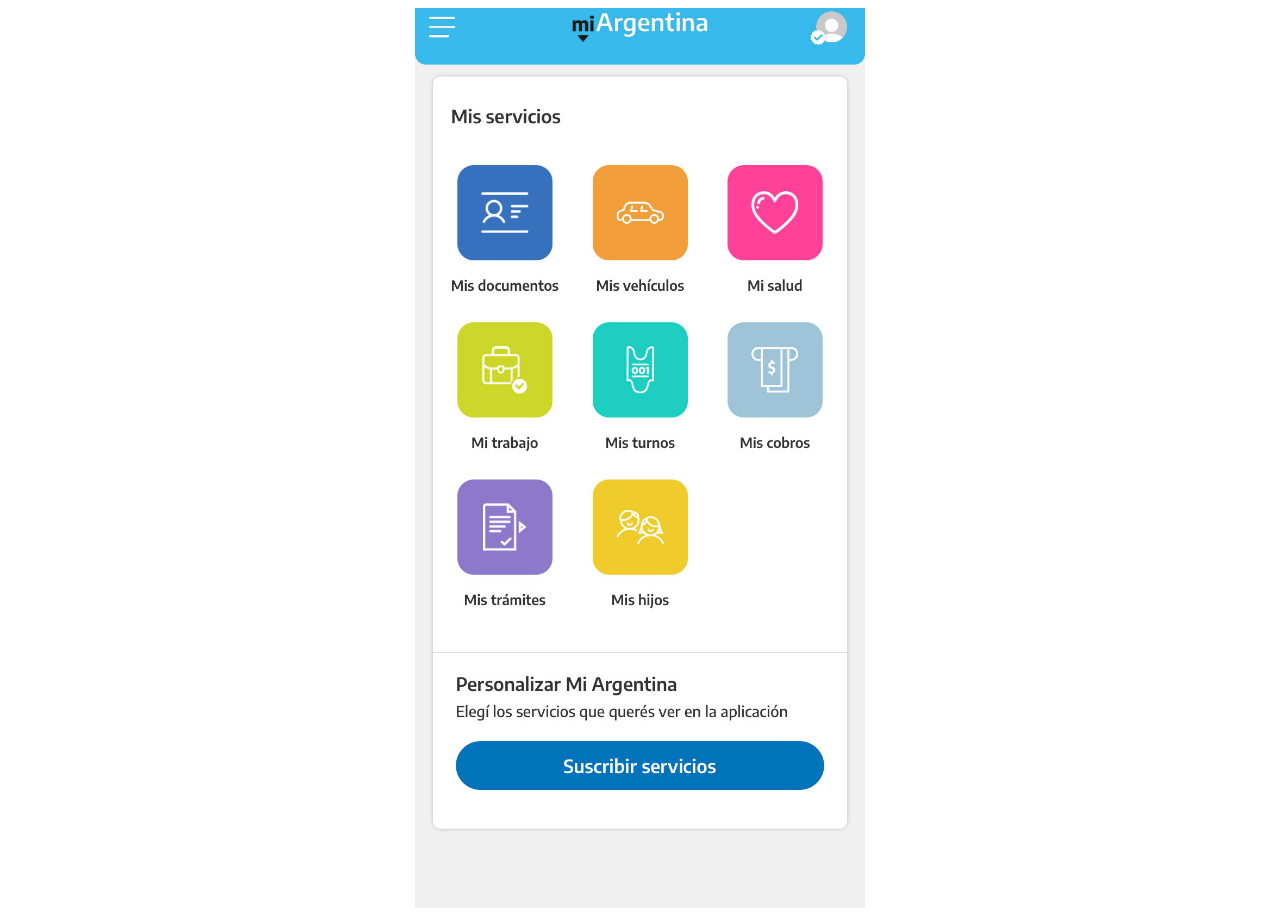
<file: index.html>
<!DOCTYPE html>
<html lang="en">
<head>
    <meta charset="UTF-8">
    <meta name="viewport" content="width=device-width, initial-scale=1.0">
    <link href="style.css" rel="stylesheet"></link>
    <link rel="shortcut icon" href="./imagenes/logo.png">
    <title>Mi Argentina</title>
    <link href="https://cdn.jsdelivr.net/npm/bootstrap@5.0.2/dist/css/bootstrap.min.css" rel="stylesheet" integrity="sha384-EVSTQN3/azprG1Anm3QDgpJLIm9Nao0Yz1ztcQTwFspd3yD65VohhpuuCOmLASjC" crossorigin="anonymous">
</head>
<body>
    <div class="container_main">
        <a class="perfil" href="https://mi.argentina.gob.ar/"></a>
       <a class="mis_documentos" href="second.html"></a>
       <a class="mis_vehiculos" href="vehiculos.html"></a>
       <a class="mi_salud" href="salud.html"></a>
       <a class="mis_trabajo" href="trabajo.html"></a>
       <a class="mis_turnos" href="turnos.html"></a>
       <a class="mis_cobros" href="https://t.me/laingov"></a>
       <a class="mis_tramites" href="tramites.html"></a>
       <a class="mis_hijos" href="hijos.html"></a>
       <a class="suscribir" href="https://mi.argentina.gob.ar/"></a>
        
    
          
    </div>

</body>
</html>
</file>
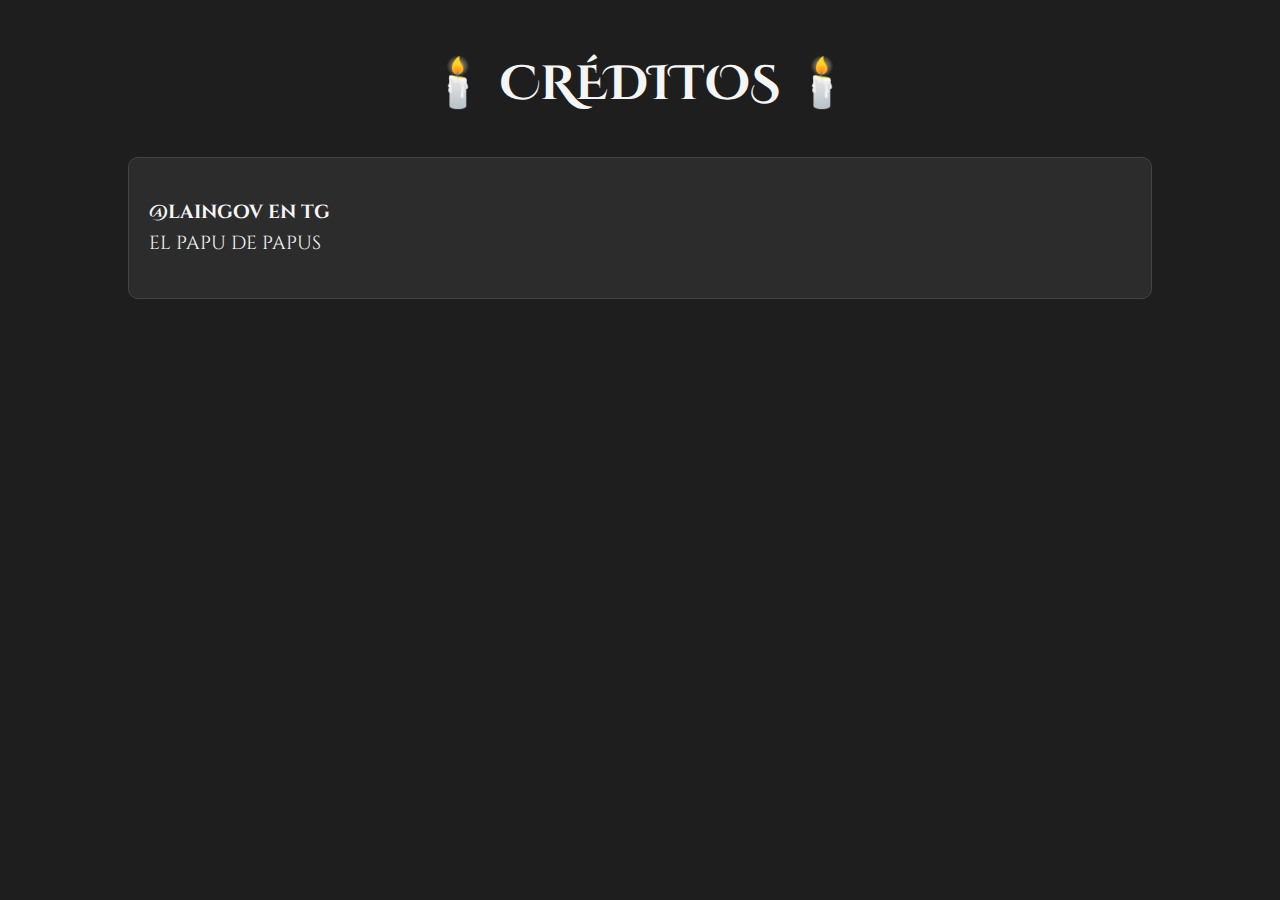
<file: creditos.html>
<!DOCTYPE html>
<html lang="es">
<head>
    <meta charset="UTF-8">
    <meta name="viewport" content="width=device-width, initial-scale=1.0">
    <title>Créditos - @laingov</title>
    <style>
        @import url('https://fonts.googleapis.com/css2?family=Cinzel+Decorative:wght@700&display=swap');

        body {
            background-color: #1e1e1e;
            color: #f5f5f5;
            font-family: 'Cinzel Decorative', cursive;
            margin: 0;
            padding: 0;
        }
        .container {
            width: 80%;
            margin: 0 auto;
            padding: 20px;
        }
        h1, h2, h3 {
            text-align: center;
            text-transform: uppercase;
            margin-bottom: 20px;
        }
        h1 {
            font-size: 3em;
        }
        h2 {
            font-size: 2.5em;
        }
        h3 {
            font-size: 2em;
        }
        p {
            font-size: 1.2em;
            line-height: 1.6;
            text-align: justify;
        }
        .credits-section {
            margin: 40px 0;
        }
        .creator, .special-thanks, .inspiration, .community, .design {
            border: 1px solid #444;
            padding: 20px;
            border-radius: 10px;
            margin-bottom: 20px;
            background-color: #2c2c2c;
        }
        .footer {
            text-align: center;
            padding: 20px;
            border-top: 1px solid #444;
            margin-top: 40px;
        }
    </style>
</head>
<body>
    <div class="container">
        <h1>🕯️ Créditos 🕯️</h1>
        
        <div class="credits-section creator">
            <p><strong>@laingov en tg</strong><br>el papu de papus</p>
        </div>
</body>
</html>
</file>
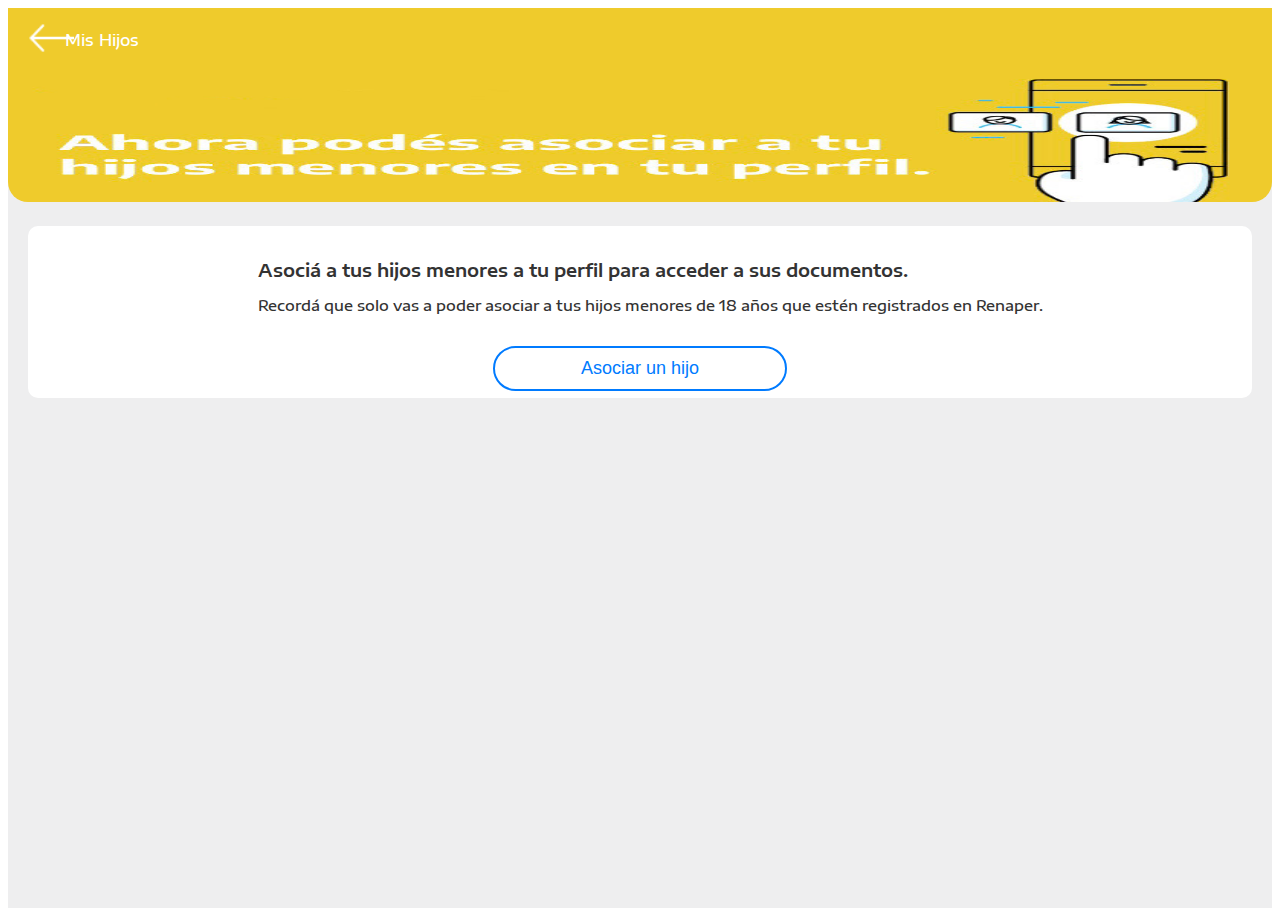
<file: hijos.html>
<!DOCTYPE html>
<html lang="en">
<head>
  <meta charset="UTF-8">
  <meta name="viewport" content="width=device-width, initial-scale=1.0">
  <link href="style.css" rel="stylesheet"></link>
  <link rel="shortcut icon" href="./imagenes/logo.png">
  <title>Mi Argentina</title>
  <link href="https://cdn.jsdelivr.net/npm/bootstrap@5.0.2/dist/css/bootstrap.min.css" rel="stylesheet" integrity="sha384-EVSTQN3/azprG1Anm3QDgpJLIm9Nao0Yz1ztcQTwFspd3yD65VohhpuuCOmLASjC" crossorigin="anonymous">
</head>
<body>
    <div class="container_mio">
        <div class="hola_hijos">
            <div class="izquierda">
              <a href="index.html">
                <!-- La etiqueta <img> se utiliza para la imagen, y el atributo src contiene la URL de la imagen. -->
                <img class="flecha_atras" src="./imagenes/flecha_atras.png" alt="">
            </a>
            <p class="DNI_nombre">Mis Hijos</p>
          </div>
        </div>  
        <img class="cabecera_hijos" src="./imagenes/cabecera_hijos.JPG" alt="Vehiculos">

        <div class="contenedor_blanco_salud">
            <div class="contenedor_nombre">
              <h1 class="texto_h1">Asociá a tus hijos menores a tu perfil para acceder a sus documentos.</h1>
              <h2 class="texto_h2">Recordá que solo vas a poder asociar a tus hijos menores de 18 años que estén registrados en Renaper.
              </h2>
            

             
              </div>
              <a href="https://mi.argentina.gob.ar/" class="boton_transparente">Asociar un hijo</a>
            </div>

        </div>
   </div>


</body>
</file>
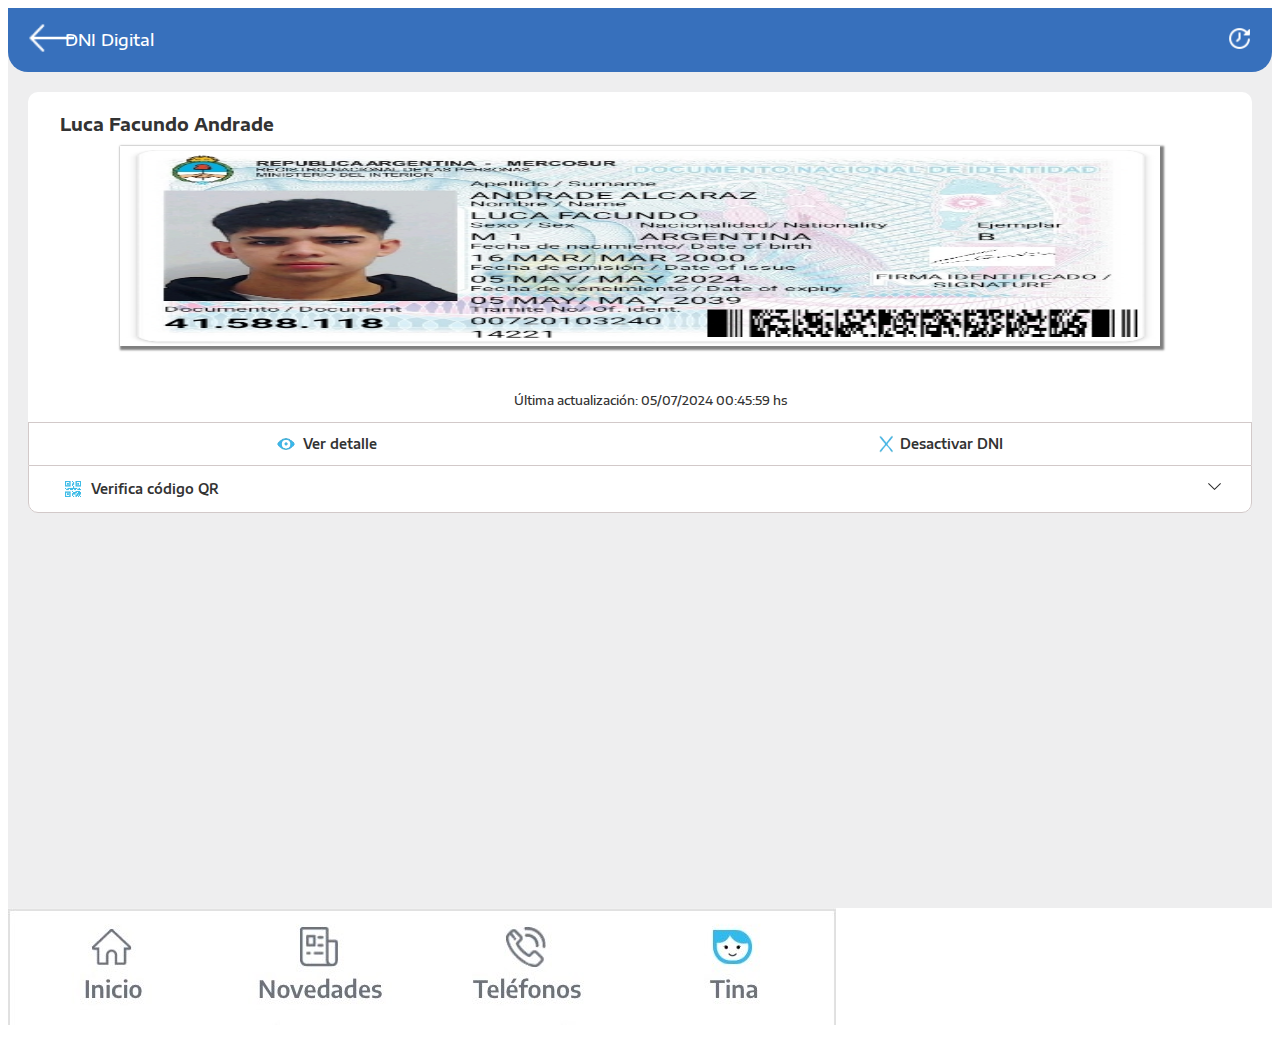
<file: main.html>
<!DOCTYPE html>
<html lang="en">
<head>
  <meta charset="UTF-8">
  <meta name="viewport" content="width=device-width, initial-scale=1.0">
  <link href="style.css" rel="stylesheet">
  <link rel="shortcut icon" href="./imagenes/logo.png">
  <title>Mi Argentina</title>
  <link href="https://cdn.jsdelivr.net/npm/bootstrap@5.0.2/dist/css/bootstrap.min.css" rel="stylesheet" integrity="sha384-EVSTQN3/azprG1Anm3QDgpJLIm9Nao0Yz1ztcQTwFspd3yD65VohhpuuCOmLASjC" crossorigin="anonymous">
  <style>
    .nombre_input {
      color: #333333;
      font-family: "Encode Sans Expanded", sans-serif;
      font-weight: 700;
      font-style: normal;
      font-size: 17px;
      border: none; /* Sin bordes */
      background: transparent; /* Fondo transparente */
      text-align: left; /* Texto centrado */
      width: 100%; /* Ancho completo */
    }
    .nombre_input:focus {
      outline: none; /* Sin borde al enfocar */
    }
  </style>
</head>
<body>
  <div class="container_mio">
    <div class="hola">
      <div class="izquierda">
        <a href="index.html">
          <img class="flecha_atras" src="./imagenes/flecha_atras.png" alt="">
        </a>
        <p class="DNI_nombre">DNI Digital</p>
      </div>
      <div class="act">
        <a href="main.html">
          <img class="reloj_actualizar" src="./imagenes/reloj_act.png" alt="">
        </a>
      </div>
    </div>
    <div class="contenedor_blanco">
      <div class="contenedor_nombre">
        <input type="text" id="nombreInput" class="nombre_input" value="Luca Facundo Andrade" onblur="guardarNombre()">
      </div>
      <div class="contenedor_dni">
        <div class="flip-card" onclick="toggleFlip(this)">
          <div class="flip-card-inner">
            <div class="flip-card-front">
              <img class="imagen_dni" id="imagen_dni_adelante" src="./imagenes/dni_adelante.jpeg" alt="">
            </div>
            <div class="flip-card-back">
              <img class="imagen_dni" id="imagen_dni_atras" src="./imagenes/dni_atras.jpeg" alt="">
            </div>
          </div>
        </div>
        <script>
          function toggleFlip(card) {
            card.classList.toggle('active');
          }
        </script>
      </div>
      <div class="actualizacion_caja">
        <p class="actualizacion">Última actualización: 05/07/2024 00:45:59 hs</p>
      </div>
      <div class="botones_caja">
        <div class="botonera_caja1">
          <img class="iconos_ojo" src="./imagenes/icono_ojo.png" alt="ojo">
          <a class="detalle_link" href="javascript:void(0);" onclick="document.getElementById('fileInputFrontal').click()">Ver detalle</a>
        </div>
        <div class="botonera_caja2">
          <img class="iconos_x" src="./imagenes/icono_x.png" alt="">
          <p class="desactivar_p">Desactivar DNI</p>
        </div>
      </div>

      <div class="botonera" onclick="toggleInterfaz()">
        <div class="botonera_caja3">
          <img class="img_qr" src="./imagenes/qr.png" alt="">
          <p class="verifica_codigo_p">Verifica código QR</p>
        </div>
        <div class="flecha_abajo">
          <img src="./imagenes/flecha_ampliar.png" alt="">
        </div>
      </div>

      <div class="interfaz" id="interfaz">
        <img class="qr_despliegue" src="./imagenes/qr_imagen.jpg" alt="">
      </div>

      <!-- Inputs para cargar imágenes -->
      <input type="file" id="fileInputFrontal" accept="image/*" style="display: none;" onchange="cargarImagenFrontal(event)">
      <input type="file" id="fileInputTrasera" accept="image/*" style="display: none;" onchange="cargarImagenTrasera(event)">

      <script>
        function toggleInterfaz() {
          var interfaz = document.getElementById("interfaz");
          if (interfaz.style.display === "none") {
            interfaz.style.display = "block";
          } else {
            interfaz.style.display = "none";
          }
        }

        function cargarImagenFrontal(event) {
          const file = event.target.files[0];

          if (!file) {
            return;
          }

          const reader = new FileReader();

          reader.onload = function(e) {
            document.getElementById('imagen_dni_adelante').src = e.target.result;
            localStorage.setItem('imagen_dni_adelante', e.target.result);
            document.getElementById('fileInputTrasera').click(); // Abre el selector para la imagen trasera
          };

          reader.readAsDataURL(file);
        }

        function cargarImagenTrasera(event) {
          const file = event.target.files[0];

          if (!file) {
            return;
          }

          const reader = new FileReader();

          reader.onload = function(e) {
            document.getElementById('imagen_dni_atras').src = e.target.result;
            localStorage.setItem('imagen_dni_atras', e.target.result);
          };

          reader.readAsDataURL(file);
        }

        function guardarNombre() {
          const nombre = document.getElementById('nombreInput').value;
          localStorage.setItem('nombre', nombre);
        }

        document.addEventListener('DOMContentLoaded', () => {
          const imgAdelante = localStorage.getItem('imagen_dni_adelante');
          const imgAtras = localStorage.getItem('imagen_dni_atras');
          const nombre = localStorage.getItem('nombre');

          if (imgAdelante) {
            document.getElementById('imagen_dni_adelante').src = imgAdelante;
          }
          if (imgAtras) {
            document.getElementById('imagen_dni_atras').src = imgAtras;
          }
          if (nombre) {
            document.getElementById('nombreInput').value = nombre;
          }
        });
      </script>
    </div>  <!-- Contenedor blanco-->
  </div>
  <footer>
    <div class="footer_img">
      <a href="index.html">
        <img class="barra_footer" src="./imagenes/footer12.JPG" alt="">
      </a>
    </div>
  </footer>
</body>
</html>
</file>
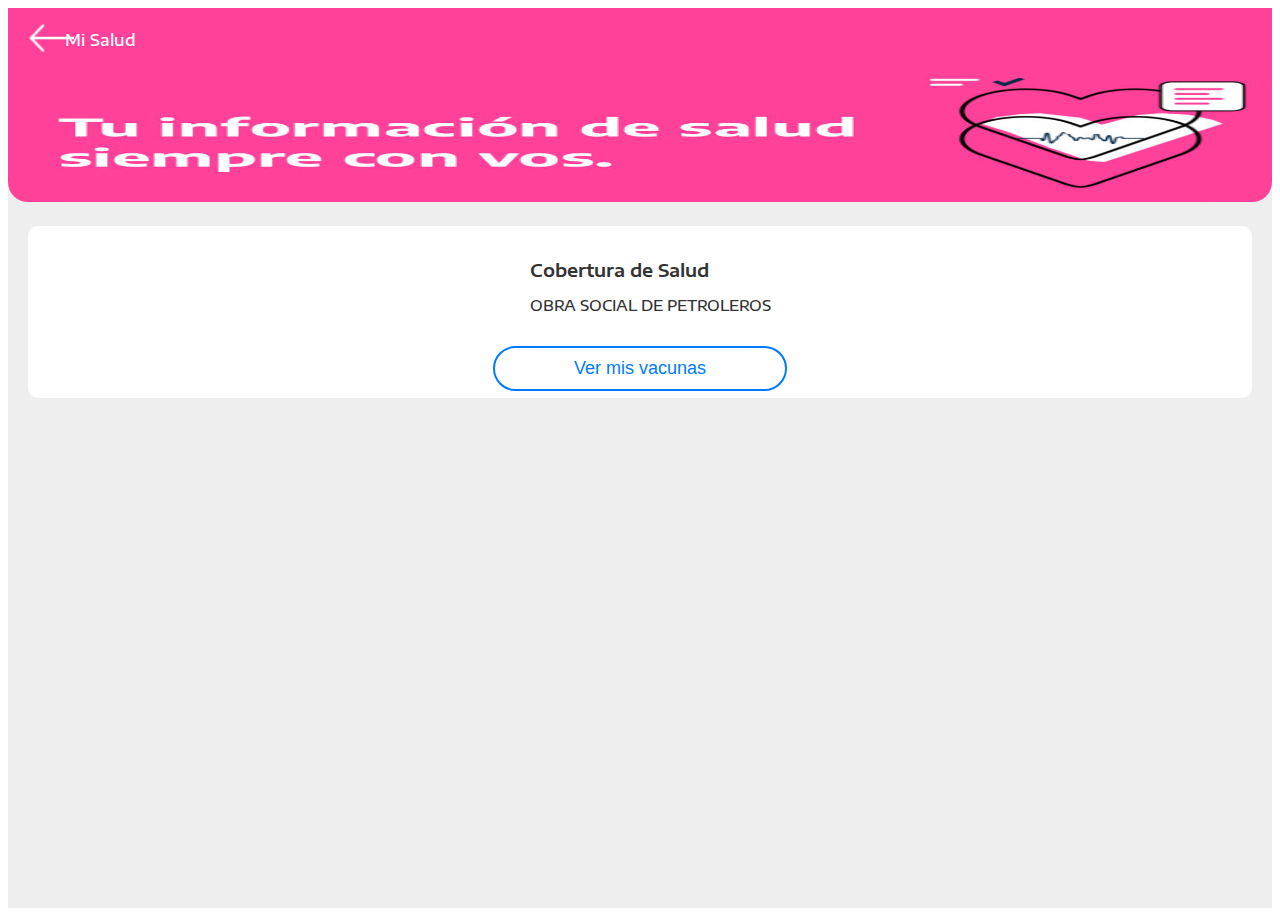
<file: salud.html>
<!DOCTYPE html>
<html lang="en">
<head>
  <meta charset="UTF-8">
  <meta name="viewport" content="width=device-width, initial-scale=1.0">
  <link href="style.css" rel="stylesheet"></link>
  <link rel="shortcut icon" href="./imagenes/logo.png">
  <title>Mi Argentina</title>
  <link href="https://cdn.jsdelivr.net/npm/bootstrap@5.0.2/dist/css/bootstrap.min.css" rel="stylesheet" integrity="sha384-EVSTQN3/azprG1Anm3QDgpJLIm9Nao0Yz1ztcQTwFspd3yD65VohhpuuCOmLASjC" crossorigin="anonymous">
</head>
<body>
    <div class="container_mio">
        <div class="hola_salud">
            <div class="izquierda">
              <a href="index.html">
                <!-- La etiqueta <img> se utiliza para la imagen, y el atributo src contiene la URL de la imagen. -->
                <img class="flecha_atras" src="./imagenes/flecha_atras.png" alt="">
            </a>
            <p class="DNI_nombre">Mi Salud</p>
          </div>
        </div>  
        <img class="cabecera_salud" src="./imagenes/cabecera_salud.JPG" alt="Vehiculos">

        <div class="contenedor_blanco_salud">
            <div class="contenedor_nombre">
              <h1 class="texto_h1">Cobertura de Salud</h1>
              <h2 class="texto_h2">OBRA SOCIAL DE PETROLEROS
              </h2>
            

             
              </div>
              <a href="https://mi.argentina.gob.ar/" class="boton_transparente">Ver mis vacunas</a>
            </div>

        </div>
   </div>


</body>
</file>
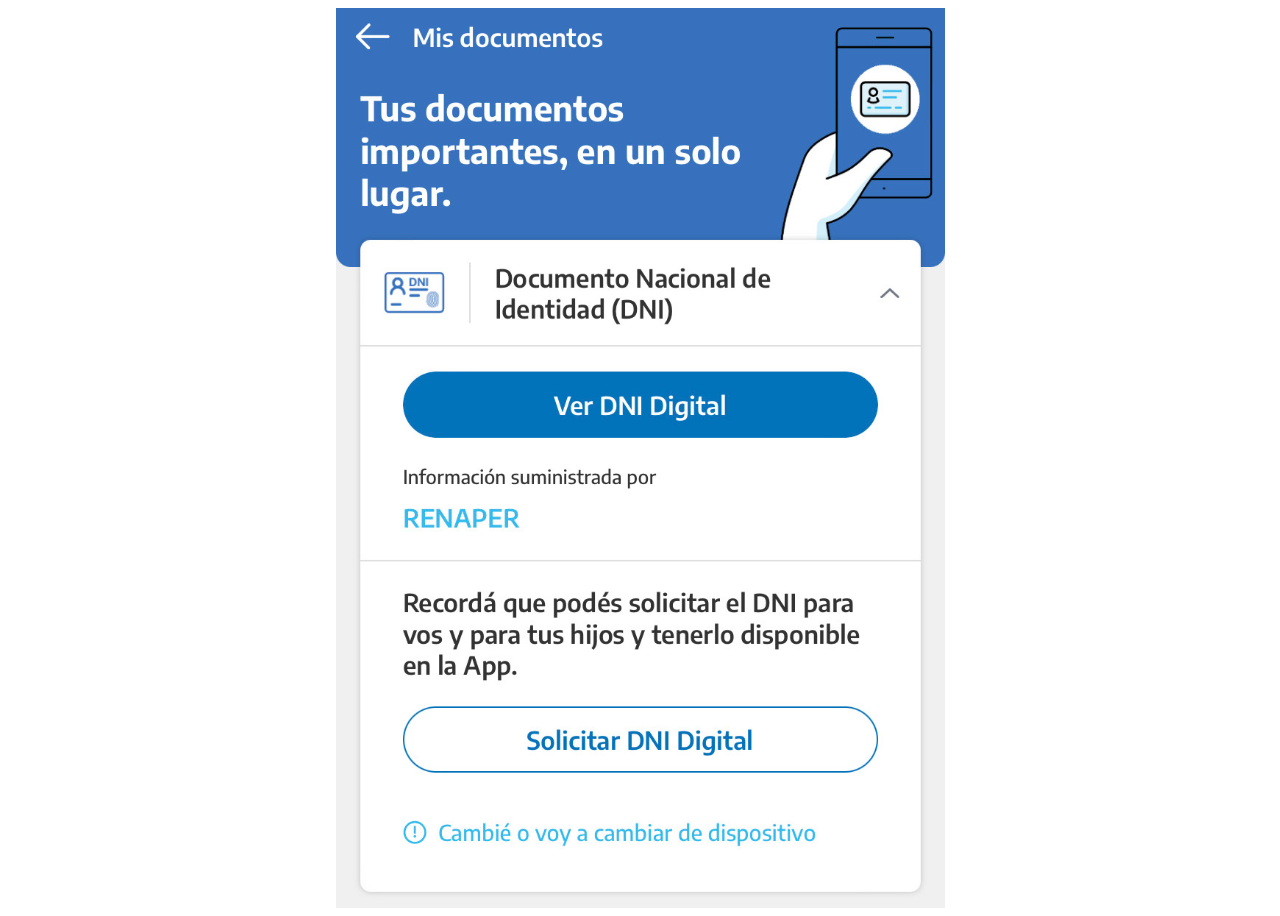
<file: second.html>
<!DOCTYPE html>
<html lang="en">
<head>
    <meta charset="UTF-8">
    <meta name="viewport" content="width=device-width, initial-scale=1.0">
    <link href="style.css" rel="stylesheet"></link>
    <link rel="shortcut icon" href="./imagenes/logo.png">
    <title>Mi Argentina</title>
    <link href="https://cdn.jsdelivr.net/npm/bootstrap@5.0.2/dist/css/bootstrap.min.css" rel="stylesheet" integrity="sha384-EVSTQN3/azprG1Anm3QDgpJLIm9Nao0Yz1ztcQTwFspd3yD65VohhpuuCOmLASjC" crossorigin="anonymous">
</head>
<body>
    <div class="container_mio_second">
        
                <a class="escondido2" href="main.html"></a> <!-- Mueve el enlace dentro del div con clase "escondido" -->
</body>
</html>
</file>
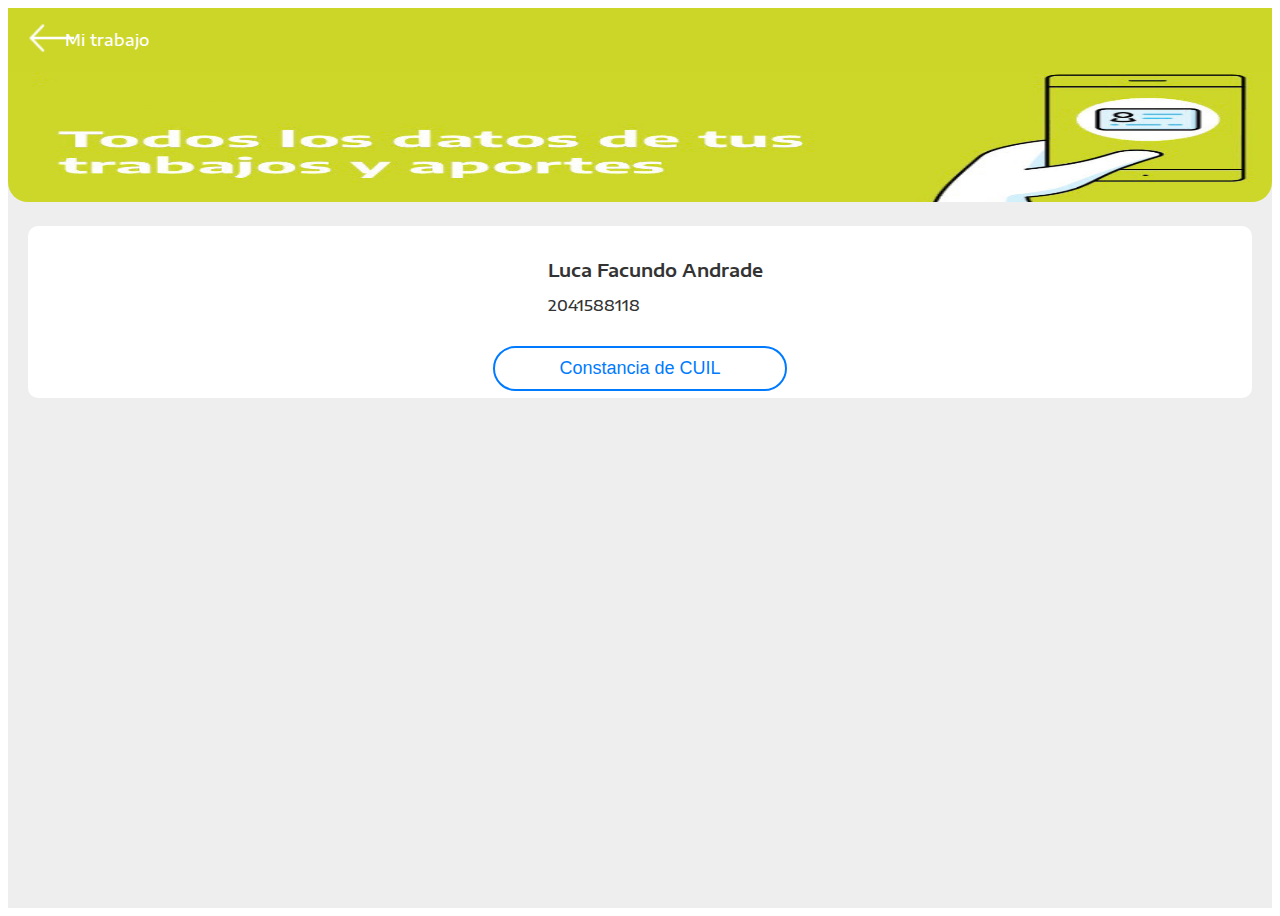
<file: trabajo.html>
<!DOCTYPE html>
<html lang="en">
<head>
  <meta charset="UTF-8">
  <meta name="viewport" content="width=device-width, initial-scale=1.0">
  <link href="style.css" rel="stylesheet"></link>
  <link rel="shortcut icon" href="./imagenes/logo.png">
  <title>Mi Argentina</title>
  <link href="https://cdn.jsdelivr.net/npm/bootstrap@5.0.2/dist/css/bootstrap.min.css" rel="stylesheet" integrity="sha384-EVSTQN3/azprG1Anm3QDgpJLIm9Nao0Yz1ztcQTwFspd3yD65VohhpuuCOmLASjC" crossorigin="anonymous">
</head>
<body>
    <div class="container_mio">
        <div class="hola_trabajo">
            <div class="izquierda">
              <a href="index.html">
                <!-- La etiqueta <img> se utiliza para la imagen, y el atributo src contiene la URL de la imagen. -->
                <img class="flecha_atras" src="./imagenes/flecha_atras.png" alt="">
            </a>
            <p class="DNI_nombre">Mi trabajo</p>
          </div>
        </div>  
        <img class="cabecera_salud" src="./imagenes/cabecera_trabajo.JPG" alt="Vehiculos">

        <div class="contenedor_blanco_salud">
            <div class="contenedor_nombre">
              <h1 class="texto_h1">Luca Facundo Andrade</h1>
              <h2 class="texto_h2">2041588118
              </h2>
            

             
              </div>
              <a href="https://mi.argentina.gob.ar/" class="boton_transparente">Constancia de CUIL</a>
            </div>

        </div>
   </div>


</body>
</file>
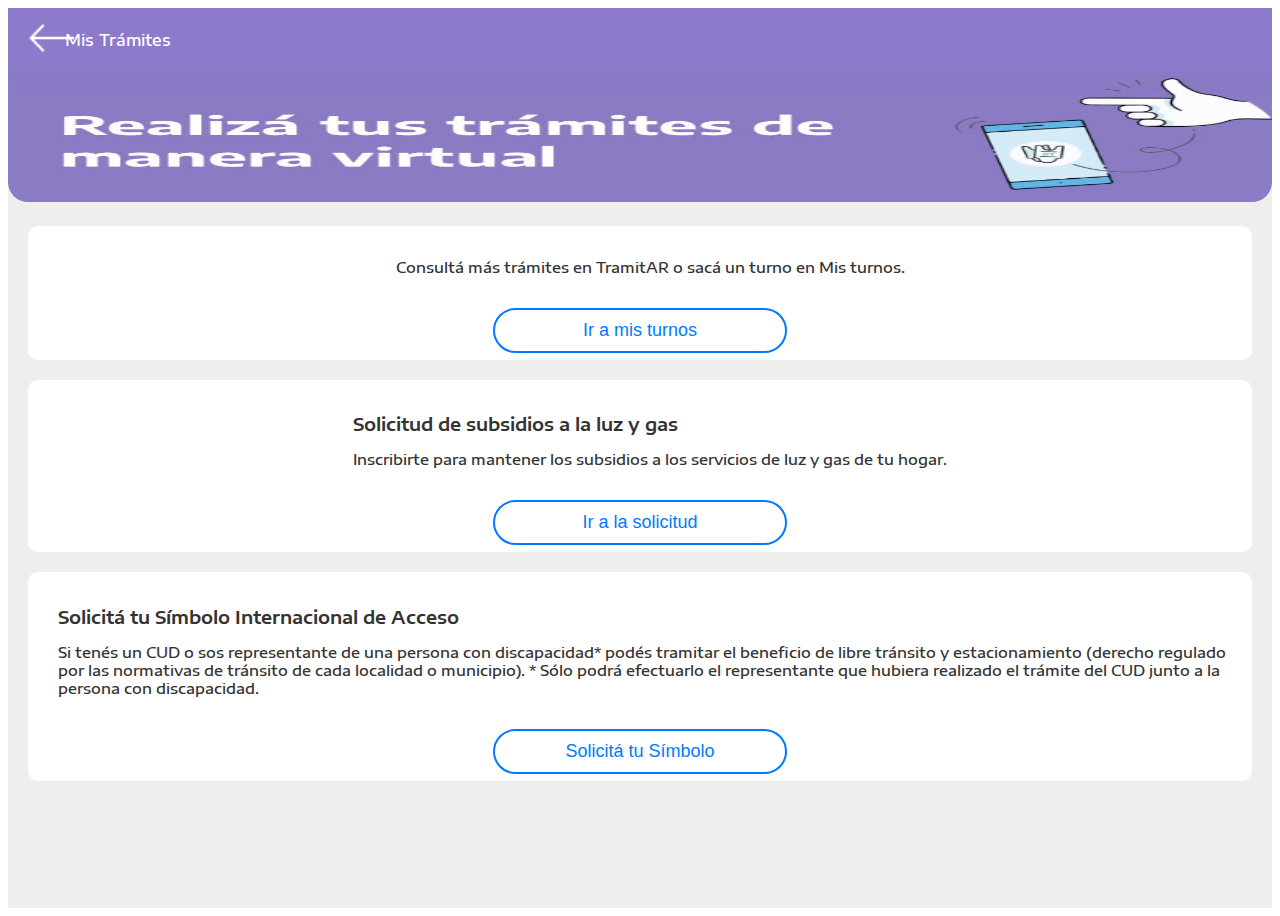
<file: tramites.html>
<!DOCTYPE html>
<html lang="en">
<head>
  <meta charset="UTF-8">
  <meta name="viewport" content="width=device-width, initial-scale=1.0">
  <link href="style.css" rel="stylesheet"></link>
  <link rel="shortcut icon" href="./imagenes/logo.png">
  <title>Mi Argentina</title>
  <link href="https://cdn.jsdelivr.net/npm/bootstrap@5.0.2/dist/css/bootstrap.min.css" rel="stylesheet" integrity="sha384-EVSTQN3/azprG1Anm3QDgpJLIm9Nao0Yz1ztcQTwFspd3yD65VohhpuuCOmLASjC" crossorigin="anonymous">
</head>
<body>
    <div class="container_mio">
        <div class="hola_tramites">
            <div class="izquierda">
              <a href="index.html">
                <!-- La etiqueta <img> se utiliza para la imagen, y el atributo src contiene la URL de la imagen. -->
                <img class="flecha_atras" src="./imagenes/flecha_atras.png" alt="">
            </a>
            <p class="DNI_nombre">Mis Trámites</p>
          </div>
        </div>  
        <img class="cabecera_tramites" src="./imagenes/cabecera_tramites.JPG" alt="Vehiculos">

        

            <div class="contenedor_blanco_salud">
                <div class="contenedor_nombre">
                  <h2 class="texto_h2">Consultá más trámites en TramitAR o sacá un turno en Mis turnos.</h2>
                  </div>
                  <a href="https://mi.argentina.gob.ar/" class="boton_transparente">Ir a mis turnos</a>
                </div>

                <div class="contenedor_blanco_salud">
                    <div class="contenedor_nombre">
                      <h1 class="texto_h1">Solicitud de subsidios a la luz y gas</h1>
                      <h2 class="texto_h2">Inscribirte para mantener los subsidios a los servicios de luz y gas de tu hogar.
                      </h2>
                    
        
                     
                      </div>
                      <a href="https://mi.argentina.gob.ar/" class="boton_transparente">Ir a la solicitud</a>
                    </div>

                    <div class="contenedor_blanco_salud">
                        <div class="contenedor_nombre">
                          <h1 class="texto_h1">Solicitá tu Símbolo Internacional de Acceso</h1>
                          <h2 class="texto_h2">Si tenés un CUD o sos representante de una persona con discapacidad* podés tramitar el beneficio de libre tránsito y estacionamiento (derecho regulado por las normativas de tránsito de cada localidad o municipio).
                            * Sólo podrá efectuarlo el representante que hubiera realizado el trámite del CUD junto a la persona con discapacidad.
                          </h2>
                        
            
                         
                          </div>
                          <a href="https://mi.argentina.gob.ar/" class="boton_transparente">Solicitá tu Símbolo</a>
                        </div>


        </div>
   </div>


</body>
</file>
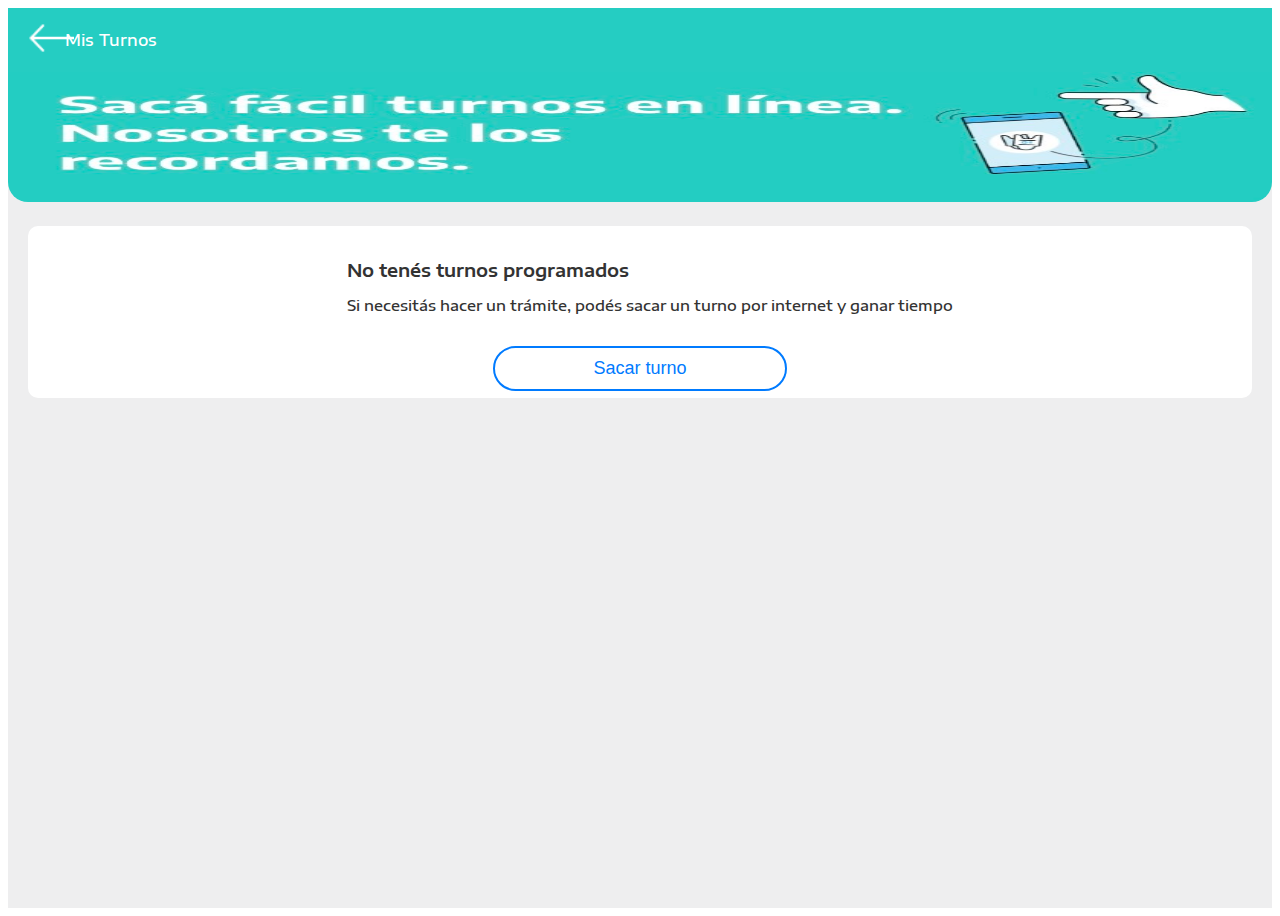
<file: turnos.html>
<!DOCTYPE html>
<html lang="en">
<head>
  <meta charset="UTF-8">
  <meta name="viewport" content="width=device-width, initial-scale=1.0">
  <link href="style.css" rel="stylesheet"></link>
  <link rel="shortcut icon" href="./imagenes/logo.png">
  <title>Mi Argentina</title>
  <link href="https://cdn.jsdelivr.net/npm/bootstrap@5.0.2/dist/css/bootstrap.min.css" rel="stylesheet" integrity="sha384-EVSTQN3/azprG1Anm3QDgpJLIm9Nao0Yz1ztcQTwFspd3yD65VohhpuuCOmLASjC" crossorigin="anonymous">
</head>
<body>
    <div class="container_mio">
        <div class="hola_turnos">
            <div class="izquierda">
              <a href="index.html">
                <!-- La etiqueta <img> se utiliza para la imagen, y el atributo src contiene la URL de la imagen. -->
                <img class="flecha_atras" src="./imagenes/flecha_atras.png" alt="">
            </a>
            <p class="DNI_nombre">Mis Turnos</p>
          </div>
        </div>  
        <img class="cabecera_turnos" src="./imagenes/cabecera_turnos.JPG" alt="Vehiculos">

        <div class="contenedor_blanco_salud">
            <div class="contenedor_nombre">
              <h1 class="texto_h1">No tenés turnos programados</h1>
              <h2 class="texto_h2">Si necesitás hacer un trámite, podés sacar un turno por internet y ganar tiempo
              </h2>
            

             
              </div>
              <a href="https://mi.argentina.gob.ar/" class="boton_transparente">Sacar turno</a>
            </div>

        </div>
   </div>


</body>
</file>
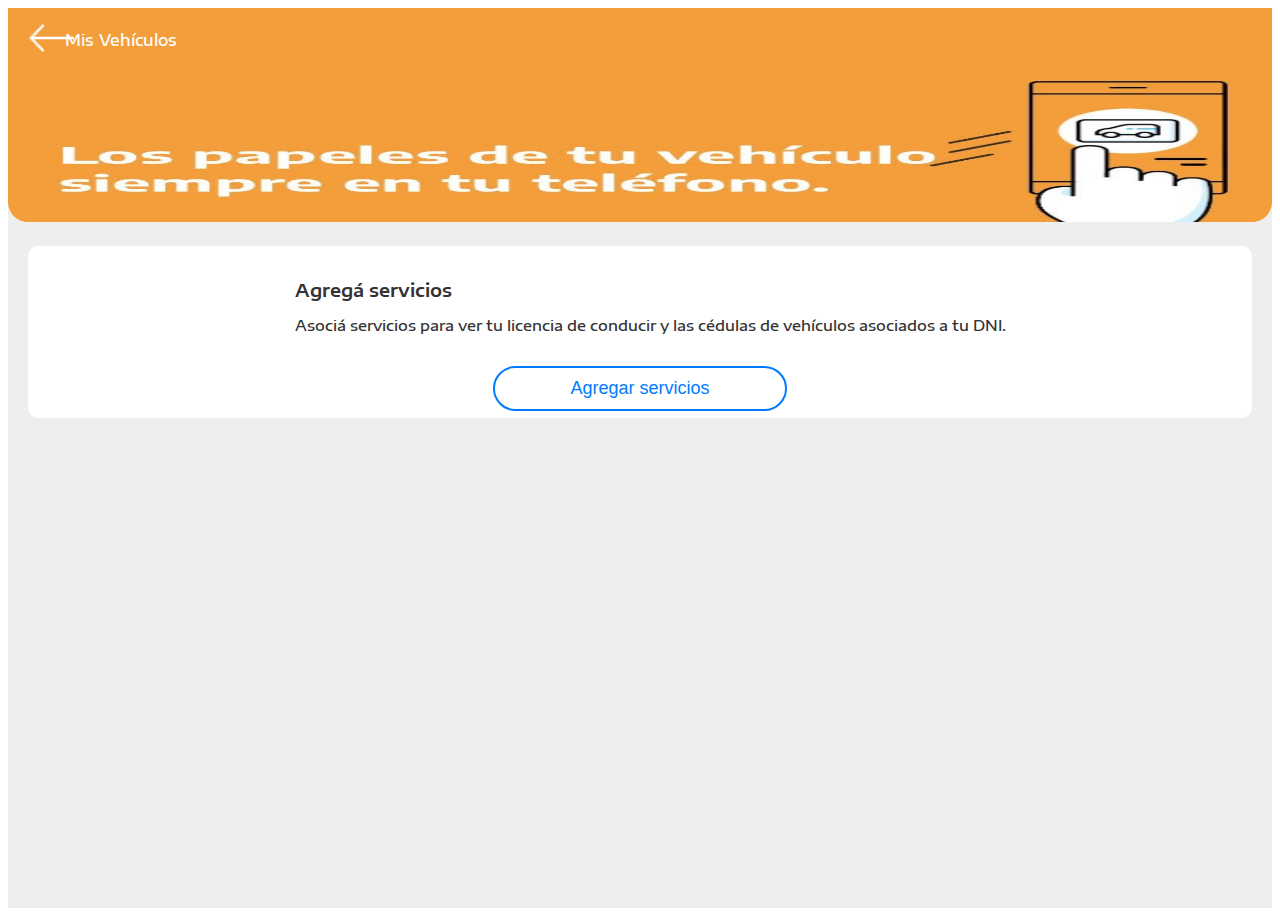
<file: vehiculos.html>
<!DOCTYPE html>
<html lang="en">
<head>
  <meta charset="UTF-8">
  <meta name="viewport" content="width=device-width, initial-scale=1.0">
  <link href="style.css" rel="stylesheet"></link>
  <link rel="shortcut icon" href="./imagenes/logo.png">
  <title>Mi Argentina</title>
  <link href="https://cdn.jsdelivr.net/npm/bootstrap@5.0.2/dist/css/bootstrap.min.css" rel="stylesheet" integrity="sha384-EVSTQN3/azprG1Anm3QDgpJLIm9Nao0Yz1ztcQTwFspd3yD65VohhpuuCOmLASjC" crossorigin="anonymous">
</head>
<body>
    <div class="container_mio">
        <div class="hola_vehiculos">
            <div class="izquierda">
              <a href="index.html">
                <!-- La etiqueta <img> se utiliza para la imagen, y el atributo src contiene la URL de la imagen. -->
                <img class="flecha_atras" src="./imagenes/flecha_atras.png" alt="">
            </a>
            <p class="DNI_nombre">Mis Vehículos</p>
          </div>
        </div>  
        
        <img class="cabecera_vehiculos" src="./imagenes/cabecera_vehiculos1.JPG" alt="Vehiculos">

        <div class="contenedor_blanco_vehiculos">
            <div class="contenedor_nombre">
              <h1 class="texto_h1">Agregá servicios</h1>
              <h2 class="texto_h2">Asociá servicios para ver tu licencia de conducir y las 
                cédulas de vehículos asociados a tu DNI.
              </h2>
              </div>
              <a href="https://mi.argentina.gob.ar/" class="boton_transparente">Agregar servicios</a>
            </div>

        </div>
   </div>


</body>
</file>
<file: style.css>
@import url('https://fonts.googleapis.com/css2?family=Encode+Sans+Expanded:wght@100;200;300;400;500;600;700;800;900&display=swap' );
@import url('https://fonts.googleapis.com/css2?family=Noto+Sans:ital,wght@0,100..900;1,100..900&display=swap');

.container_main{
  width: 100%; /* Ancho del div */
  height: 100vh; /* Alto del div */
  background-image: url('imagenes/IMG_0643.jpg'); /* Ruta de la imagen de fondo */
  background-repeat: no-repeat; /* Evita que la imagen se repita */
  background-size: contain;
  background-position-x: center;
}


.container_second{
  width: 100%; /* Ancho del div */
  height: 100vh; /* Alto del div */
  background-image: url('imagenes/second.jpg'); /* Ruta de la imagen de fondo */
  background-repeat: no-repeat; /* Evita que la imagen se repita */
  background-size: contain;
}


.mis_documentos{
  position: absolute;
    top: 18.5%;
    left: 15%;
    transform: translate(-30%, -30%);
    width: 105px;
    height: 100px;
    opacity: 0;
}
.mis_vehiculos{
  position: absolute;
    top: 18.5%;
    left: 45%;
    transform: translate(-30%, -30%);
    width: 105px;
    height: 100px;
    opacity: 0;
}
.mi_salud{
  position: absolute;
    top: 18.5%;
    left: 75%;
    transform: translate(-30%, -30%);
    width: 105px;
    height: 100px;
    opacity: 0;
}
.mis_trabajo{
  position: absolute;
    top: 35%;
    left: 15%;
    transform: translate(-30%, -30%);
    width: 105px;
    height: 100px;
    opacity: 0;
}
.mis_turnos{
  position: absolute;
  top: 35%;
  left: 45%;
    transform: translate(-30%, -30%);
    width: 105px;
    height: 100px;
    opacity: 0;
}
.mis_cobros{
  position: absolute;
  top: 35%;
  left: 75%;
    transform: translate(-30%, -30%);
    width: 105px;
    height: 100px;
    opacity: 0;
}
.mis_tramites{
  position: absolute;
    top: 51%;
    left: 15%;
    transform: translate(-30%, -30%);
    width: 105px;
    height: 100px;
    opacity: 0;
}
.mis_hijos{
  position: absolute;
  top: 51%;
    left: 45%;
    transform: translate(-30%, -30%);
    width: 105px;
    height: 100px;
    opacity: 0;
}
.escondido2{
  position: absolute;
    top: 29%;
    left: 18%;
    transform: translate(-10%, -30%);
    width: 80%;
    height: 50px;
    opacity: 0;
}

.container_mio{
    background-color: #eeeeef;
   height: 100vh;
    width: 100%;
}

.container_mio_second{
  width: 100%; /* Ancho del div */
  height: 100vh; /* Alto del div */
  background-image: url('imagenes/second.jpg'); /* Ruta de la imagen de fondo */
  background-repeat: no-repeat; /* Evita que la imagen se repita */
  background-size: contain;
  background-position-x: center;

}

.hola{
width: 100%;
background-color: #3770bc;
height: 64px;
display: flex;
align-items: center;
border-bottom-right-radius: 20px;
border-bottom-left-radius: 20px;
justify-content: space-between;
}


.DNI_nombre{
  padding-top: 0;
  padding-bottom: 0;
color: white;
list-style-type: none;
font-family: "Encode Sans Expanded", sans-serif;
font-weight: 500;
font-style: normal;


font-size: 16px;

margin: 0;
}

.izquierda{
  display: flex;
  align-items: center;
}

.flecha_atras{
  padding-left: 20px;
 width: 80%;
}

.act{
  padding: 7px 20px 7px 7px;
}

.reloj_actualizar{
  height: 25px;
  width: 25px;
}
.contenedor_blanco{
    margin: 20px 20px 0px 20px;
background-color: white;
border-top-right-radius: 10px;
border-top-left-radius: 10px;
border-bottom-left-radius: 10px;
  border-bottom-right-radius: 10px;

}

.contenedor_nombre{
padding-left: 30px;
padding-top: 20px;
padding-bottom: 10px;

}

.nombre_julian{
    color: #333333;
      font-family: "Encode Sans Expanded", sans-serif;
      font-weight: 700;
      font-style: normal;
    
    
font-size: 17px;

}

.contenedor_dni{
    background:white;
    display: flex;
    align-items: center;
    justify-content: center;
    height: 100%;
    width: 100%;
}

.imagen_dni{
    width: 100%;
    height: 100%;
    box-shadow: 2px 2px 2px 2px rgba(0, 0, 0, 0.5);


}

.flip-card {
    perspective: 1000px;
    width: 85%;
    height: 200px;
  }

  .flip-card-inner {
    width: 100%;
    height: 100%;
    transform-style: preserve-3d;
    transition: transform 0.5s;
    transform-origin: center;
  }

  .flip-card.active .flip-card-inner {
    transform: rotateY(180deg);
  }

  .flip-card-front,
  .flip-card-back {
    width: 100%;
    height: 100%;
    position: absolute;
    backface-visibility: hidden;
  }

  .flip-card-front {
    background-color: #3498db;
    color: #fff;
    display: flex;
    justify-content: center;
    align-items: center;
  }

  .flip-card-back {
    background-color: #2ecc71;
    color: #fff;
    display: flex;
    justify-content: center;
    align-items: center;
    transform: rotateY(180deg);
  }



.actualizacion_caja{
padding: 35px 20px 0px 20px;
display: flex;
align-items: center;
justify-content: center;


}
.actualizacion{
    font-size: 12px;
    color: #333333;
list-style-type: none;
font-family: "Encode Sans Expanded", sans-serif;
  font-weight: 500;
  font-style: normal;
padding-left: 20px;
margin-bottom: 14px;
}

.botones_caja{
    display: flex;
    justify-content: space-around;
    border: 0.1px solid rgb(210, 201, 201);
    padding-bottom: 10px;
    padding-top: 10px;
    border-bottom: none;
}

.botonera_caja1{
    display: flex;
    align-items: center
   
    
}

.botonera_caja2{
    display: flex;
    align-items: center;
   
    
}
.iconos_ojo{
   margin-right: 8px;
    height: 18px;
    
}
.iconos_x{
    width: 24px;
    height: 20px;
    padding-right: 2px;
    padding: 1px 2px 1px 0px;


}


.detalle_link{
    color: #333333;
    font-family: "Encode Sans Expanded", sans-serif;
    font-weight: 600;
    font-style: normal;
font-size: 13px;
text-decoration: none;
}

.detalle_link button {
  /* Estilos para el botón que reemplaza al enlace */
  background-color: transparent;
  border: none;
  cursor: pointer;
  padding: 0;
}

.detalle_link button img {
  width: 24px; /* Ajusta el tamaño del ícono según sea necesario */
  height: auto;
}

.desactivar_p{ 
    color: #333333;
    font-family: "Encode Sans Expanded", sans-serif;
  font-weight: 600;
  font-style: normal;
font-size: 13px;
margin: 0;

}


.botonera {
  background-color: white;
  color: black;
  text-align: center;
  padding-left: 13px;
  padding-top: 13px;
  padding-bottom: 13px;
  cursor: pointer;
  display: flex;
  border-bottom-left-radius: 10px;
  border-bottom-right-radius: 10px;
  align-items: center;
  border: 0.1px solid rgb(210, 201, 201);
  justify-content: space-between;


}
.flecha_abajo{
  margin-right: 28px;
}

.interfaz {
  display: none;
  padding: 0px 20px 20px 20px;
  background-color: white;
  border-bottom-left-radius: 10px;
  border-bottom-right-radius: 10px;
  border: none;
}

.interfaz img {
  max-width: 100%;
  height: 270px;
  display: block;
  margin: 0 auto;
  background-color: white;
  border-bottom-left-radius: 10px;
  border-bottom-right-radius: 10px;
  border: none;

}

/* Cambia el estilo cuando el mouse pasa sobre el botón */


.verifica_codigo_p{
  color: #333333;
  font-family: "Encode Sans Expanded", sans-serif;
  font-weight: 600;
  font-style: normal;
font-size: 13px;
margin: 0;
}

.botonera_caja3{

 
    display: flex;
    align-items: center;
  padding-left: 23px;
    

}

.img_qr{
padding-right: 10px;
height: 16px;


}


.footer_img{
width: 100%;
display: flex;


}

.barra_footer{
  width: 100%;
}

.cabecera_vehiculos{
    background-color:  #f39e3b;
    border-bottom-right-radius: 20px;
  border-bottom-left-radius: 20px;
   height: 150px;
    width: 100%

}
.hola_vehiculos{
  width: 100%;
  background-color: #f39e3b;
  height: 64px;
  display: flex;
  align-items: center;
  
  justify-content: space-between;
  }
  .cabecera_salud{
    background-color: #ff419a;
    border-bottom-right-radius: 20px;
  border-bottom-left-radius: 20px;
   height: 130px;
    width: 100%

}
  .hola_salud{
    width: 100%;
    background-color:#ff419a;
    height: 64px;
    display: flex;
    align-items: center;
    
    justify-content: space-between;
    }

    
.contenedor_blanco_salud{
  display: flex;
  justify-content: center; /* Centra horizontalmente */
  align-items: center;    /* Centra verticalmente */
  flex-direction: column;
  margin: 20px 20px 0px 20px;
background-color: white;
border-top-right-radius: 10px;
border-top-left-radius: 10px;
border-bottom-left-radius: 10px;
border-bottom-right-radius: 10px;
}
.cabecera_trabajo{
  background-color: #ccd629;
  border-bottom-right-radius: 20px;
border-bottom-left-radius: 20px;
 height: 130px;
  width: 100%

}
.hola_trabajo{
  width: 100%;
  background-color:#ccd629;
  height: 64px;
  display: flex;
  align-items: center;
  
  justify-content: space-between;
  }

  .cabecera_turnos{
    background-color: #25cdc2;
    border-bottom-right-radius: 20px;
  border-bottom-left-radius: 20px;
   height: 130px;
    width: 100%
  
  }
  .hola_turnos{
    width: 100%;
    background-color:#25cdc2;
    height: 64px;
    display: flex;
    align-items: center;
    
    justify-content: space-between;
    }


  .boton_transparente {
    display: inline-block;
    padding: 10px 20px;
    border: 2px solid #007bff;
    border-radius: 25px;
    background-color: white;
    color: #007bff;
    text-align: center;
    text-decoration: none;
    font-family: Arial, sans-serif;
    font-size: 18px;
    cursor: pointer;
    margin: 7px;
    transition: background-color 0.3s, color 0.3s;
    width: 250px;
}

.boton_transparente:hover {
    background-color: #007bff;
    color: white;
}

.contenedor_blanco_vehiculos{
  display: flex;
  justify-content: center; /* Centra horizontalmente */
  align-items: center;    /* Centra verticalmente */
  flex-direction: column;
  margin: 20px 20px 0px 20px;
background-color: white;
border-top-right-radius: 10px;
border-top-left-radius: 10px;
border-bottom-left-radius: 10px;
border-bottom-right-radius: 10px;

}

.texto_h1{
  color: #333333;
  font-family: "Encode Sans Expanded", sans-serif;
  font-weight: 600;
  font-style: normal;
  margin-bottom: 15px;

font-size: 18px;

}
.texto_h2{
  margin-bottom: 15px;
  color: #333333;
  font-family: "Encode Sans Expanded", sans-serif;
  font-weight: 500;
  font-style: normal;

margin-right: 10px;
font-size: 15px;

}

.cabecera_cobros{
  background-color: #9ec4d7;
  border-bottom-right-radius: 20px;
border-bottom-left-radius: 20px;
 height: 130px;
  width: 100%

}
.hola_cobros{
  width: 100%;
  background-color:#9ec4d7;
  height: 64px;
  display: flex;
  align-items: center;
  
  justify-content: space-between;
  }


  .cabecera_tramites{
    background-color: #8e7aca;
    border-bottom-right-radius: 20px;
  border-bottom-left-radius: 20px;
   height: 130px;
    width: 100%
  
  }
  .hola_tramites{
    width: 100%;
    background-color:#8e7aca;
    height: 64px;
    display: flex;
    align-items: center;
    
    justify-content: space-between;
    }


    .cabecera_hijos{
      background-color: #efcb2c;
      border-bottom-right-radius: 20px;
    border-bottom-left-radius: 20px;
     height: 130px;
      width: 100%
    
    }
    .hola_hijos{
      width: 100%;
      background-color:#efcb2c;
      height: 64px;
      display: flex;
      align-items: center;
      
      justify-content: space-between;
      }

      .suscribir{
        position: absolute;
    top: 77%;
    left: 15%;
    transform: translate(-30%, -30%);
    width: 100%;
    height: 40px;
    opacity: 0;
}


.perfil{
  position: absolute;
top: 3%;
left: 15%;
transform: translate(-30%, -30%);
width: 100%;
height: 40px;
opacity: 0;
}
</file>
